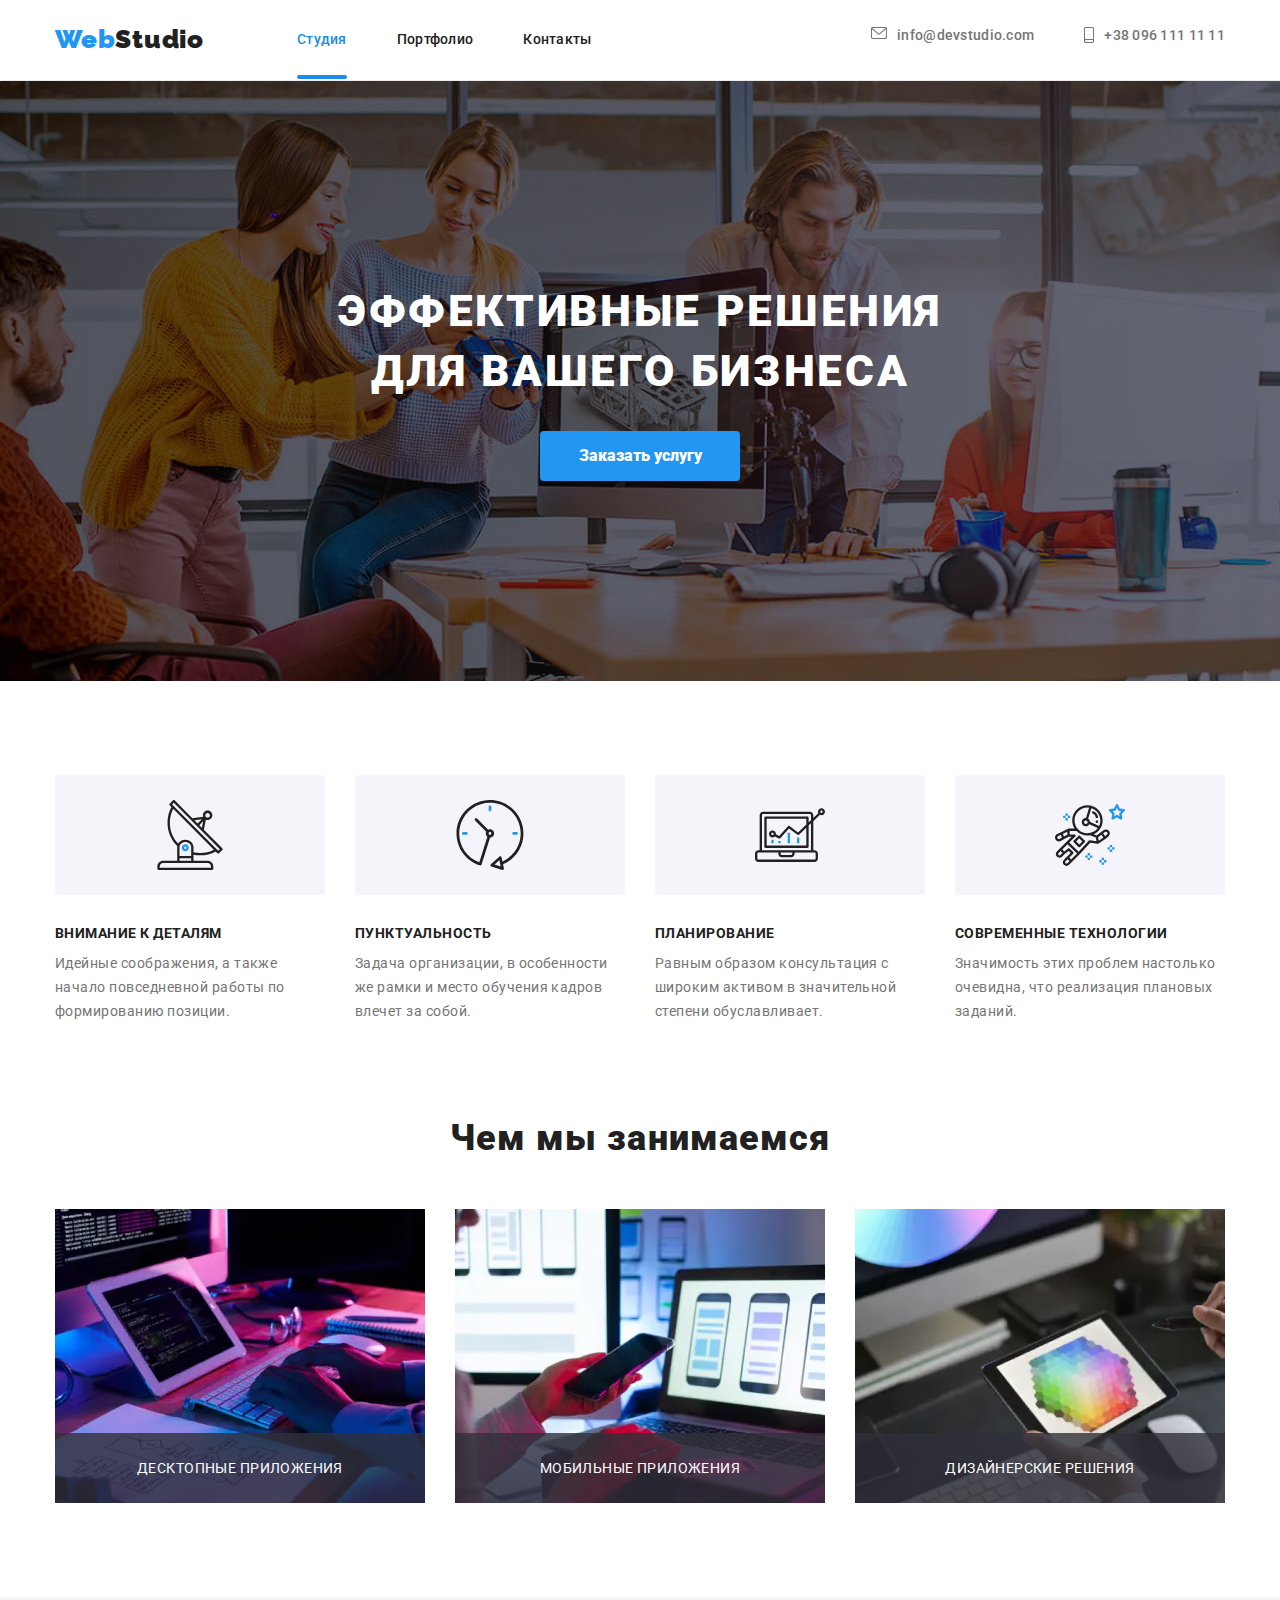
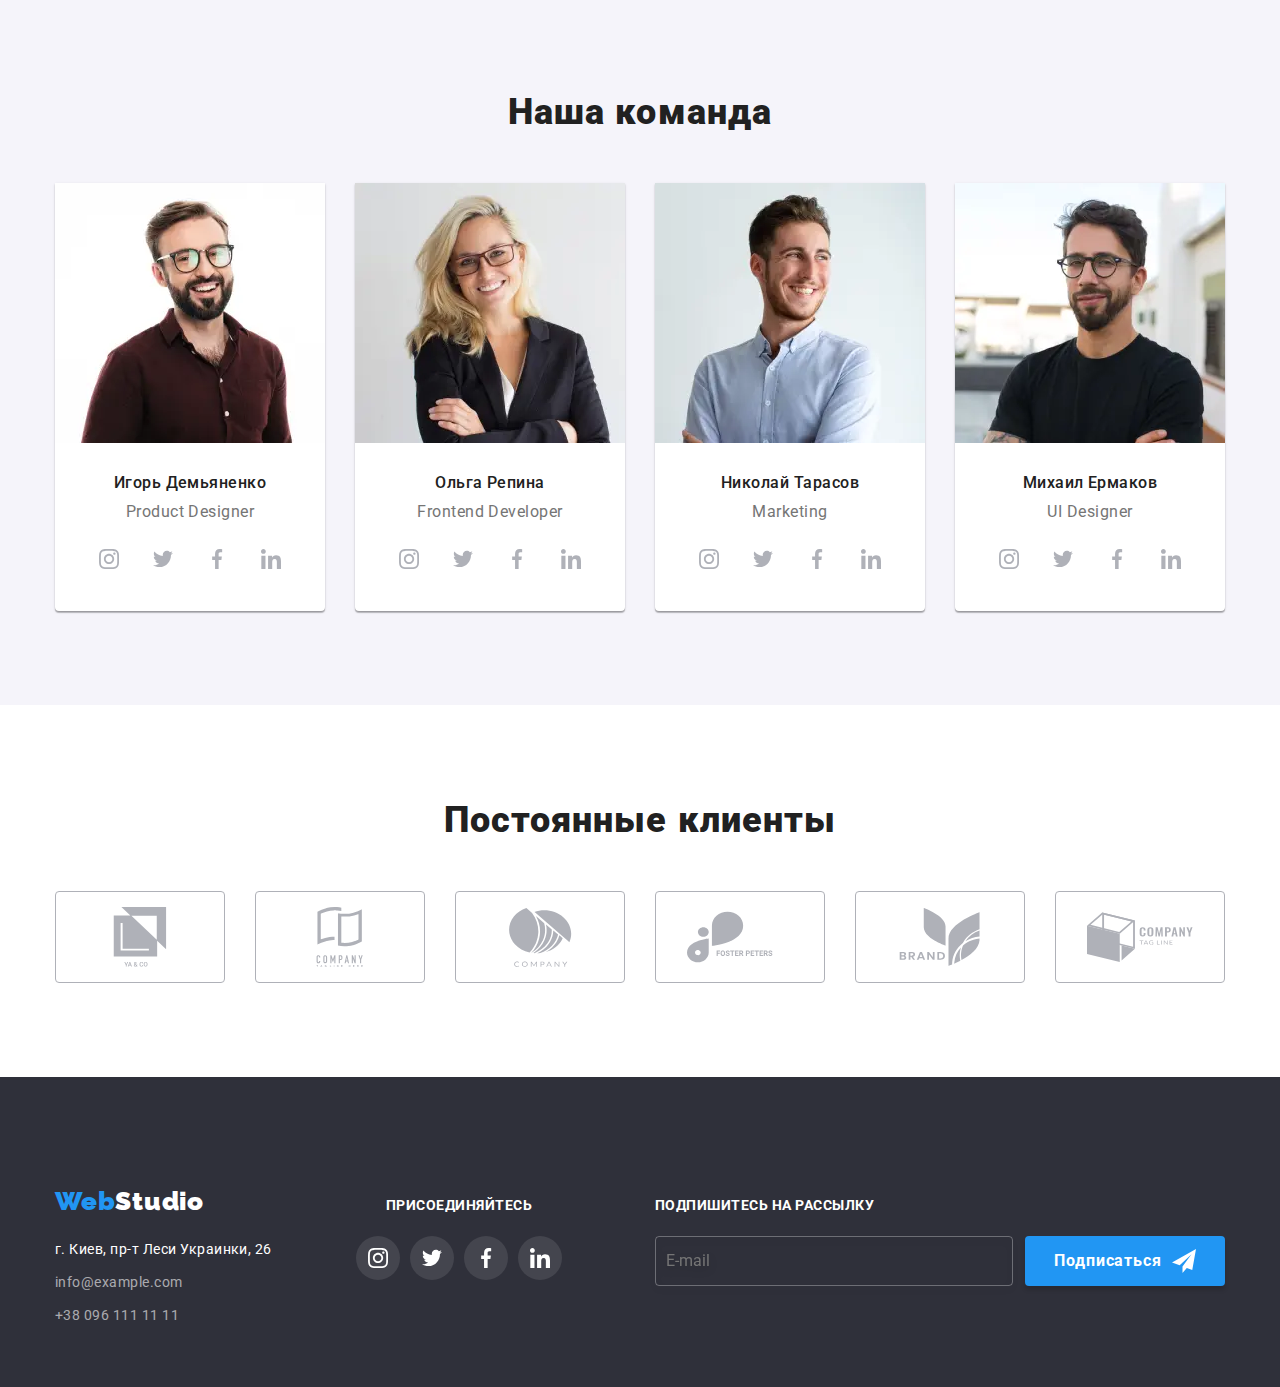
<file: index.html>
<!DOCTYPE html>
<html lang="ru">
  <head>
    <meta charset="utf-8" />
    <!-- ie10 and below only -->
    <meta http-equiv="x-ua-compatible" content="ie=edge" />
    <meta name="viewport" content="width=device-width, initial-scale=1.0" />
    <title>Web Studio</title>

    <!-- google-Font -->
    <link rel="preconnect" href="https://fonts.googleapis.com" />
    <link rel="preconnect" href="https://fonts.gstatic.com" crossorigin />
    <link
      href="https://fonts.googleapis.com/css2?family=Raleway:wght@700&family=Roboto:wght@400;500;700;900&display=swap"
      rel="stylesheet"
    />

    <!-- CSS -->
    <link
      rel="stylesheet"
      href="https://cdnjs.cloudflare.com/ajax/libs/modern-normalize/1.1.0/modern-normalize.min.css"
    />
    <link rel="stylesheet" href="./css/main.min.css" />
  </head>
  <body>
    <!--#region header #-->
    <header class="header">
      <div class="container header__container">
        <!--#region header-logo #-->
        <a href="./index.html" class="logo header__logo-link"> Web<span class="header__logo-black">Studio</span> </a>
        <!--#endregion #-->

        <!--#region mobile-menu #-->
        <!-- mob-btn -->
        <button class="mob-menu-btn" data-menu-btn-open>
          <svg class="mob-menu-btn__icon" aria-label="Кнопка мобильного окна" width="40" height="40">
            <use class="mob-menu--open" href="./images/symbol-defs.svg#icon-mobile-menu_24px"></use>
          </svg>
        </button>
        <!-- mob-menu -->
          <div class="menu-box" data-menu-wnd>
            <!--#region btn-close #-->
            <button class="menu-box__btn" type="button" data-menu-btn-close>
              <svg class="menu-box__icon">
                <use class="mob-menu--close" href="./images/symbol-defs.svg#icon-close-mobile-menu_24px"></use>
              </svg>
            </button>
            <!--#endregion #-->

            <!--#region site-nav #-->
            <nav>
              <ul class="site-nav">
                <li class="site-nav__item">
                  <a href="./index.html" class="site-nav__link site-nav__link--current-page"> Студия</a>
                </li>
                <li class="site-nav__item">
                  <a href="./portfolio.html" class="site-nav__link"> Портфолио</a>
                </li>
                <li class="site-nav__item">
                  <a href="#" class="site-nav__link"> Контакты</a>
                </li>
              </ul>
            </nav>
            <!--#endregion #-->
            <div>
            <!--#region contacts #-->
            <ul class="contacts">
              <li class="contacts__item">
                <a href="mailto:info@devstudio.com" class="contacts__link contacts__link--mob">
                  <svg class="contacts__icon" width="16" height="12">
                    <use href="./images/symbol-defs.svg#icon-envelope"></use>
                  </svg>info@devstudio.com
                </a>
              </li>
              <li class="contacts__item">
                <a href="tel:+380961111111" class="contacts__link">
                  <svg class="contacts__icon" width="10" height="16">
                    <use href="./images/symbol-defs.svg#icon-smartphone"></use>
                  </svg>+38 096 111 11 11
                </a>
              </li>
            </ul>
            <!--#endregion #-->
            
            <!--#region social-mob #-->
            <ul class="social-mob">
              <li class="social-mob__item">
                <a href="https://www.instagram.com/" class="social-mob__link">Instagram</a>
              </li>
              <li class="social-mob__item">
                <a href="https://www.twitter.com/" class="social-mob__link">Twitter</a>
              </li>
              <li class="social-mob__item">
                <a href="https://www.facebook.com/" class="social-mob__link">Facebook</a>
              </li>
              <li class="social-mob__item">
                <a href="https://www.linkedin.com/" class="social-mob__link">Linkedin</a>
              </li>
            </ul>
            <!--#endregion #-->
            </div>
            <!--#endregion #-->
            </div>
          </div>

    </header>
    <!--#endregion #-->

    <!--#region hero #-->
    <section class="hero">
      <div class="hero__container">
        <h1 class="hero__title">Эффективные решения для вашего бизнеса</h1>
        <button type="button" class="hero__btn" data-modal-open>Заказать услугу</button>
      </div>
    </section>
    <!-- #endregion -->
    
    <!--#region peculiarity #-->
    <section class="section">
      <div class="container">
        <h2 class="visually-hidden">Наши преимущества</h2>
        <ul class="peculiarity">
          <li class="peculiarity__item">
            <div class="peculiarity__box">
              <svg width="70" height="70">
                <use href="./images/symbol-defs.svg#icon-antenna1"></use>
              </svg>
            </div>
            <h3 class="peculiarity__title">Внимание к деталям</h3>
            <p class="peculiarity__text">
              Идейные соображения, а также начало повседневной работы по формированию позиции.
            </p>
          </li>
          <li class="peculiarity__item">
            <div class="peculiarity__box">
              <svg width="70" height="70">
                <use href="./images/symbol-defs.svg#icon-clock1"></use>
              </svg>
            </div>
            <h3 class="peculiarity__title">Пунктуальность</h3>
            <p class="peculiarity__text">
              Задача организации, в особенности же рамки и место обучения кадров влечет за собой.
            </p>
          </li>
          <li class="peculiarity__item">
            <div class="peculiarity__box">
              <svg width="70" height="70">
                <use href="./images/symbol-defs.svg#icon-diagram1"></use>
              </svg>
            </div>
            <div>
              <h3 class="peculiarity__title">Планирование</h3>
              <p class="peculiarity__text">
                Равным образом консультация с широким активом в значительной степени обуславливает.
              </p>
            </div>
          </li>
          <li class="peculiarity__item">
            <div class="peculiarity__box">
              <svg width="70" height="70">
                <use href="./images/symbol-defs.svg#icon-astronaut1"></use>
              </svg>
            </div>
            <h3 class="peculiarity__title">Современные технологии</h3>
            <p class="peculiarity__text">
              Значимость этих проблем настолько очевидна, что реализация плановых заданий.
            </p>
          </li>
        </ul>
      </div>
    </section>
    <!-- #endregion -->
    
    <!--#region what-todo #-->
    <section class="section section--no-pad section--mob-tab">
      <div class="container">
        <h2 class="title">Чем мы занимаемся</h2>
        <ul class="what-todo">
          <li class="what-todo__item">
          <picture>
            <!--#region desktop #-->
            <source media="(min-width: 1200px)" srcset="
                ./images/proj/occ-1-desktop.webp 1x,
                ./images/proj/occ-1-desktop@2x.webp 2x
              " type="image/webp" />
            <source media="(min-width: 1200px)" srcset="
                ./images/proj/occ-1-desktop.jpg 1x,
                ./images/proj/occ-1-desktop@2x.jpg 2x
              " />
            <!--#endregion #-->
            <img class="what-todo_img" src="#" alt="Фото разаботки проекта" />
          </picture>
            <div class="what-todo__overlay">Десктопные приложения</div>
          </li>
          <li class="what-todo__item">
            <picture>
            <!--#region desktop #-->
            <source media="(min-width: 1200px)" srcset="
                            ./images/proj/occ-2-desktop.webp 1x,
                            ./images/proj/occ-2-desktop@2x.webp 2x
                          " type="image/webp" />
            <source media="(min-width: 1200px)" srcset="
                            ./images/proj/occ-2-desktop.jpg 1x,
                            ./images/proj/occ-2-desktop@2x.jpg 2x
                          " />
            <!--#endregion #-->
            <img class="what-todo_img" src="#" alt="Фото адаптации проекта к мобильным устройствам" />
            </picture>
            <div class="what-todo__overlay">Мобильные приложения</div>
          </li>
          <li class="what-todo__item">
          <picture>
            <!--#region desktop #-->
            <source media="(min-width: 1200px)" srcset="
                          ./images/proj/occ-3-desktop.webp 1x,
                          ./images/proj/occ-3-desktop@2x.webp 2x
                        " type="image/webp" />
            <source media="(min-width: 1200px)" srcset="
                          ./images/proj/occ-3-desktop.jpg 1x,
                          ./images/proj/occ-3-desktop@2x.jpg 2x
                        " />
            <!--#endregion #-->
            <img class="what-todo_img" src="#" alt="Фото подбора цветовой палитры проекта" />
          </picture>
            <div class="what-todo__overlay">Дизайнерские решения</div>
          </li>
        </ul>
      </div>
    </section>
    <!-- #endregion -->

    <!--#region team -->
    <section class="section section--team-bg">
      <div class="container">
        <h2 class="title">Наша команда</h2>
        <ul class="team">
          <li class="team__item">
            <picture>
              <!--#region desktop #-->
              <source media="(min-width: 1200px)" srcset="
                ./images/team/team-1-desktop.webp 1x,
                ./images/team/team-1-desktop@2x.webp 2x" type="image/webp" />
              <source media="(min-width: 1200px)" srcset="
                ./images/team/team-1-desktop.jpg 1x,
                ./images/team/team-1-desktop@2x.jpg 2x
              " />
              <!--#endregion #-->

              <!--#region tablet #-->
              <source media="(min-width: 768px)" srcset="
                ./images/team/team-1-tablet.webp 1x,
                ./images/team/team-1-tablet@2x.webp 2x
                              " type="image/webp" />
              <source media="(min-width: 768px)" srcset="
                ./images/team/team-1-tablet.jpg 1x,
                ./images/team/team-1-tablet@2x.jpg 2x
              " />
              <!--#endregion #-->

              <!--#region mobile #-->
              <source media="(max-width: 767px)" srcset="
                ./images/team/team-1-mob.webp 1x,
                ./images/team/team-1-mob@2x.webp 2x
                              " type="image/webp" />
              <source media="(max-width: 767px)" srcset="
                ./images/team/team-1-mob.jpg 1x,
                ./images/team/team-1-mob@2x.jpg 2x
              " />
              <!--#endregion #-->
              <img class="team-img" src="#" alt="Фото Игорь Демьяненко" />
            </picture>
            <div class="team__box">
              <h3 class="team__title">Игорь Демьяненко</h3>
              <p class="team__text">Product Designer</p>
              <ul class="social">
                <li class="social__item">
                  <a href="https://www.instagram.com/" class="social__link social__link--team">
                    <svg class="social__icon" width="20" height="20">
                      <use href="./images/symbol-defs.svg#icon-instagram1"></use>
                    </svg>
                  </a>
                </li>
                <li class="social__item">
                  <a href="https://twitter.com/" class="social__link social__link--team">
                    <svg class="social__icon" width="20" height="20">
                      <use href="./images/symbol-defs.svg#icon-twitter1"></use>
                    </svg>
                  </a>
                </li>
                <li class="social__item">
                  <a href="https://www.facebook.com/" class="social__link social__link--team">
                    <svg class="social__icon" width="20" height="20">
                      <use href="./images/symbol-defs.svg#icon-facebook1"></use>
                    </svg>
                  </a>
                </li>
                <li class="social__item">
                  <a href="https://www.linkedin.com/" class="social__link social__link--team">
                    <svg class="social__icon" width="20" height="20">
                      <use href="./images/symbol-defs.svg#icon-linkedin1"></use>
                    </svg>
                  </a>
                </li>
              </ul>
            </div>
          </li>
          <li class="team__item">
            <picture>
              <!--#region desktop #-->
              <source media="(min-width: 1200px)" srcset="
                            ./images/team/team-2-desktop.webp 1x,
                            ./images/team/team-2-desktop@2x.webp 2x" type="image/webp" />
              <source media="(min-width: 1200px)" srcset="
                            ./images/team/team-2-desktop.jpg 1x,
                            ./images/team/team-2-desktop@2x.jpg 2x
                          " />
              <!--#endregion #-->
            
              <!--#region tablet #-->
              <source media="(min-width: 768px)" srcset="
                            ./images/team/team-2-tablet.webp 1x,
                            ./images/team/team-2-tablet@2x.webp 2x
                                          " type="image/webp" />
              <source media="(min-width: 768px)" srcset="
                            ./images/team/team-2-tablet.jpg 1x,
                            ./images/team/team-2-tablet@2x.jpg 2x
                          " />
              <!--#endregion #-->
            
              <!--#region mobile #-->
              <source media="(max-width: 767px)" srcset="
                            ./images/team/team-2-mob.webp 1x,
                            ./images/team/team-2-mob@2x.webp 2x
                                          " type="image/webp" />
              <source media="(max-width: 767px)" srcset="
                            ./images/team/team-2-mob.jpg 1x,
                            ./images/team/team-2-mob@2x.jpg 2x
                          " />
              <!--#endregion #-->
              <img class="team-img" src="#" alt="Фото Ольга Репина" />
            </picture>
            <div class="team__box">
              <h3 class="team__title">Ольга Репина</h3>
              <p class="team__text">Frontend Developer</p>
              <ul class="social">
                <li class="social__item">
                  <a href="https://www.instagram.com/" class="social__link social__link--team">
                    <svg class="social__icon" width="20" height="20">
                      <use href="./images/symbol-defs.svg#icon-instagram1"></use>
                    </svg>
                  </a>
                </li>
                <li class="social__item">
                  <a href="https://twitter.com/" class="social__link social__link--team">
                    <svg class="social__icon" width="20" height="20">
                      <use href="./images/symbol-defs.svg#icon-twitter1"></use>
                    </svg>
                  </a>
                </li>
                <li class="social__item">
                  <a href="https://www.facebook.com/" class="social__link social__link--team">
                    <svg class="social__icon" width="20" height="20">
                      <use href="./images/symbol-defs.svg#icon-facebook1"></use>
                    </svg>
                  </a>
                </li>
                <li class="social__item">
                  <a href="https://www.linkedin.com/" class="social__link social__link--team">
                    <svg class="social__icon" width="20" height="20">
                      <use href="./images/symbol-defs.svg#icon-linkedin1"></use>
                    </svg>
                  </a>
                </li>
              </ul>
            </div>
          </li>
          <li class="team__item">
            <picture>
              <!--#region desktop #-->
              <source media="(min-width: 1200px)" srcset="
                            ./images/team/team-3-desktop.webp 1x,
                            ./images/team/team-3-desktop@2x.webp 2x" type="image/webp" />
              <source media="(min-width: 1200px)" srcset="
                            ./images/team/team-3-desktop.jpg 1x,
                            ./images/team/team-3-desktop@2x.jpg 2x
                          " />
              <!--#endregion #-->
            
              <!--#region tablet #-->
              <source media="(min-width: 768px)" srcset="
                            ./images/team/team-3-tablet.webp 1x,
                            ./images/team/team-3-tablet@2x.webp 2x
                                          " type="image/webp" />
              <source media="(min-width: 768px)" srcset="
                            ./images/team/team-3-tablet.jpg 1x,
                            ./images/team/team-3-tablet@2x.jpg 2x
                          " />
              <!--#endregion #-->
            
              <!--#region mobile #-->
              <source media="(max-width: 767px)" srcset="
                            ./images/team/team-3-mob.webp 1x,
                            ./images/team/team-3-mob@2x.webp 2x
                                          " type="image/webp" />
              <source media="(max-width: 767px)" srcset="
                            ./images/team/team-3-mob.jpg 1x,
                            ./images/team/team-3-mob@2x.jpg 2x
                          " />
              <!--#endregion #-->
              <img class="team-img" src="#" alt="Фото Николай Тарасов" />
            </picture>            
            <div class="team__box">
              <h3 class="team__title">Николай Тарасов</h3>
              <p class="team__text">Marketing</p>
              <ul class="social">
                <li class="social__item">
                  <a href="https://www.instagram.com/" class="social__link social__link--team">
                    <svg class="social__icon" width="20" height="20">
                      <use href="./images/symbol-defs.svg#icon-instagram1"></use>
                    </svg>
                  </a>
                </li>
                <li class="social__item">
                  <a href="https://twitter.com/" class="social__link social__link--team">
                    <svg class="social__icon" width="20" height="20">
                      <use href="./images/symbol-defs.svg#icon-twitter1"></use>
                    </svg>
                  </a>
                </li>
                <li class="social__item">
                  <a href="https://www.facebook.com/" class="social__link social__link--team">
                    <svg class="social__icon" width="20" height="20">
                      <use href="./images/symbol-defs.svg#icon-facebook1"></use>
                    </svg>
                  </a>
                </li>
                <li class="social__item">
                  <a href="https://www.linkedin.com/" class="social__link social__link--team">
                    <svg class="social__icon" width="20" height="20">
                      <use href="./images/symbol-defs.svg#icon-linkedin1"></use>
                    </svg>
                  </a>
                </li>
              </ul>
            </div>
          </li>
          <li class="team__item">
            <picture>
              <!--#region desktop #-->
              <source media="(min-width: 1200px)" srcset="
                            ./images/team/team-4-desktop.webp 1x,
                            ./images/team/team-4-desktop@2x.webp 2x" type="image/webp" />
              <source media="(min-width: 1200px)" srcset="
                            ./images/team/team-4-desktop.jpg 1x,
                            ./images/team/team-4-desktop@2x.jpg 2x
                          " />
              <!--#endregion #-->
            
              <!--#region tablet #-->
              <source media="(min-width: 768px)" srcset="
                            ./images/team/team-4-tablet.webp 1x,
                            ./images/team/team-4-tablet@2x.webp 2x
                                          " type="image/webp" />
              <source media="(min-width: 768px)" srcset="
                            ./images/team/team-4-tablet.jpg 1x,
                            ./images/team/team-4-tablet@2x.jpg 2x
                          " />
              <!--#endregion #-->
            
              <!--#region mobile #-->
              <source media="(max-width: 767px)" srcset="
                            ./images/team/team-4-mob.webp 1x,
                            ./images/team/team-4-mob@2x.webp 2x
                                          " type="image/webp" />
              <source media="(max-width: 767px)" srcset="
                            ./images/team/team-4-mob.jpg 1x,
                            ./images/team/team-4-mob@2x.jpg 2x
                          " />
              <!--#endregion #-->
              <img class="team-img" src="#" alt="Фото Михаил Ермаков" />
            </picture>
            <div class="team__box">
              <h3 class="team__title">Михаил Ермаков</h3>
              <p class="team__text">UI Designer</p>
              <ul class="social">
                <li class="social__item">
                  <a href="https://www.instagram.com/" class="social__link social__link--team">
                    <svg class="social__icon" width="20" height="20">
                      <use href="./images/symbol-defs.svg#icon-instagram1"></use>
                    </svg>
                  </a>
                </li>
                <li class="social__item">
                  <a href="https://twitter.com/" class="social__link social__link--team">
                    <svg class="social__icon" width="20" height="20">
                      <use href="./images/symbol-defs.svg#icon-twitter1"></use>
                    </svg>
                  </a>
                </li>
                <li class="social__item">
                  <a href="https://www.facebook.com/" class="social__link social__link--team">
                    <svg class="social__icon" width="20" height="20">
                      <use href="./images/symbol-defs.svg#icon-facebook1"></use>
                    </svg>
                  </a>
                </li>
                <li class="social__item">
                  <a href="https://www.linkedin.com/" class="social__link social__link--team">
                    <svg class="social__icon" width="20" height="20">
                      <use href="./images/symbol-defs.svg#icon-linkedin1"></use>
                    </svg>
                  </a>
                </li>
              </ul>
            </div>
          </li>
        </ul>
      </div>
    </section>
    <!-- #endregion -->

    <!--#region clients -->
    <section class="section">
      <div class="container">
        <h2 class="title">Постоянные клиенты</h2>
        <ul class="clients">
          <li class="clients__item">
            <a href="" class="clients__link">
              <svg class="clients__icon" width="106" height="60">
                <use href="./images/symbol-defs.svg#icon-client1"></use>
              </svg>
            </a>
          </li>
          <li class="clients__item">
            <a href="" class="clients__link">
              <svg class="clients__icon" width="106" height="60">
                <use href="./images/symbol-defs.svg#icon-client2"></use>
              </svg>
            </a>
          </li>
          <li class="clients__item">
            <a href="" class="clients__link">
              <svg class="clients__icon" width="106" height="60">
                <use href="./images/symbol-defs.svg#icon-client3"></use>
              </svg>
            </a>
          </li>
          <li class="clients__item">
            <a href="" class="clients__link">
              <svg class="clients__icon" width="106" height="60">
                <use href="./images/symbol-defs.svg#icon-client4"></use>
              </svg>
            </a>
          </li>
          <li class="clients__item">
            <a href="" class="clients__link">
              <svg class="clients__icon" width="106" height="60">
                <use href="./images/symbol-defs.svg#icon-client5"></use>
              </svg>
            </a>
          </li>
          <li class="clients__item">
            <a href="" class="clients__link with-border">
              <svg class="clients__icon" width="106" height="60">
                <use href="./images/symbol-defs.svg#icon-client6"></use>
              </svg>
            </a>
          </li>
        </ul>
      </div>
    </section>
    <!-- #endregion -->

    <!--#region footer #-->
    <footer class="footer">
      <div class="container footer__container">
        <!--#region footer-contacts #-->
        <div class="footer-contacts">
          <!--#region footer-box #-->
          <div class="footer-box">
            <!--#region footer-logo #-->
            <a href="./index.html" class="logo footer-logo"> Web<span class="footer-logo--white">Studio</span> </a>
            <!--#endregion #-->

            <!--#region footer-contacts #-->
            <address class="address">
              <ul class="address__list">
                <li class="address__item">
                  <a
                    href="https://goo.gl/maps/doZ5ESJiCeNLyXiL8"
                    target="_blank"
                    rel="noopener
                      noreferrer"
                    class="address__link--address"
                  >
                    г. Киев, пр-т Леси Украинки, 26
                  </a>
                </li>
                <li class="address__item">
                  <a href="mailto:info@example.com" class="address__link--email"> info@example.com </a>
                </li>
                <li class="address__item">
                  <a href="tel:+380961111111" class="address__link--tel"> +38 096 111 11 11 </a>
                </li>
              </ul>
            </address>
            <!--#endregion #-->
          </div>
          <!--#endregion #-->

          <!--#region footer-social #-->
          <div class="footer-social">
            <p class="footer-social__title">Присоединяйтесь</p>
            <ul class="social">
              <li class="social__item">
                <a href="https://www.instagram.com/" class="social__link social__link--footer">
                  <svg class="social__icon" width="20" height="20">
                    <use href="./images/symbol-defs.svg#icon-instagram1"></use>
                  </svg>
                </a>
              </li>
              <li class="social__item">
                <a href="https://twitter.com/" class="social__link social__link--footer">
                  <svg class="social__icon" width="20" height="20">
                    <use href="./images/symbol-defs.svg#icon-twitter1"></use>
                  </svg>
                </a>
              </li>
              <li class="social__item">
                <a href="https://www.facebook.com/" class="social__link social__link--footer">
                  <svg class="social__icon" width="20" height="20">
                    <use href="./images/symbol-defs.svg#icon-facebook1"></use>
                  </svg>
                </a>
              </li>
              <li class="social__item">
                <a href="https://www.linkedin.com/" class="social__link social__link--footer">
                  <svg class="social__icon" width="20" height="20">
                    <use href="./images/symbol-defs.svg#icon-linkedin1"></use>
                  </svg>
                </a>
              </li>
            </ul>
          </div>
          <!--#endregion #-->
        </div>
        <!--#endregion #-->

        <!--#region footer-inform #-->
        <div class="footer-inform">
          <p class="footer-inform__title">Подпишитесь на рассылку</p>
          <form class="footer-form">
            <label>
              <input class="footer-form__input" type="text" name="footer-form-email" placeholder="E-mail" />
            </label>
            <button class="footer-form__btn" type="submit">
              Подписаться
              <svg class="footer-form__icon" width="24" height="24">
                <use href="./images/symbol-defs.svg#icon-send"></use>
              </svg>
            </button>
          </form>
        </div>
        <!--#endregion #-->
      </div>
    </footer>
    <!--#endregion #-->
    
    <!--#region modal-order #-->
    <div class="backdrop is-hidden" data-modal>
      <div class="modal">
        <button class="modal__btn" type="button" data-modal-close>
          <svg class="modal__icon">
            <use href="./images/symbol-defs.svg#icon-close-black-18dp"></use>
          </svg>
        </button>
        <!-- form -->
        <form class="form-order" autocomplete="on">
          <!-- form name -->
          <p class="form-order__title">Оставьте свои данные, мы вам перезвоним</p>
          <!-- name -->
          <label class="form-order__label">
            Имя
            <span class="input-cover">
              <input class="form-order__input" type="text" name="form-order-name" />
              <svg class="form-order__icon">
                <use href="./images/symbol-defs.svg#icon-person"></use>
              </svg>
            </span>
          </label>
    
          <!-- telephone -->
          <label class="form-order__label">
            Телефон
            <span class="input-cover">
              <input class="form-order__input" type="tel" name="form-order-tel" />
              <svg class="form-order__icon">
                <use href="./images/symbol-defs.svg#icon-phone"></use>
              </svg>
            </span>
          </label>
    
          <!-- email -->
          <label class="form-order__label">
            Почта
            <span class="input-cover">
              <input class="form-order__input" type="email" name="form-order-email" />
              <svg class="form-order__icon">
                <use href="./images/symbol-defs.svg#icon-email"></use>
              </svg>
            </span>
          </label>
    
          <!-- comment -->
          <label class="form-order__label">
            Комментарий
            <textarea class="form-order__textarea" placeholder="Введите текст"></textarea>
          </label>
    
          <!-- agree -->
          <label class="form-order__label-chbx">
            <input class="form-order__input-chbx visually-hidden" type="checkbox" />
            <span class="form-order__icon-chbx"></span>
            <span class="form-order__text">Соглашаюсь с рассылкой и принимаю <a class="form-order__link-agree" href="">Условия договора</a></span>
          </label>
    
          <!-- submit-button -->
          <button class="form-order__btn" type="submit">Отправить</button>
        </form>
      </div>
    </div>
    <!--#endregion #-->
    
    <script src="./js/modal.js"></script>
    <script src="./js/mobile-menu.js"></script>
  </body>
</html>
</file>
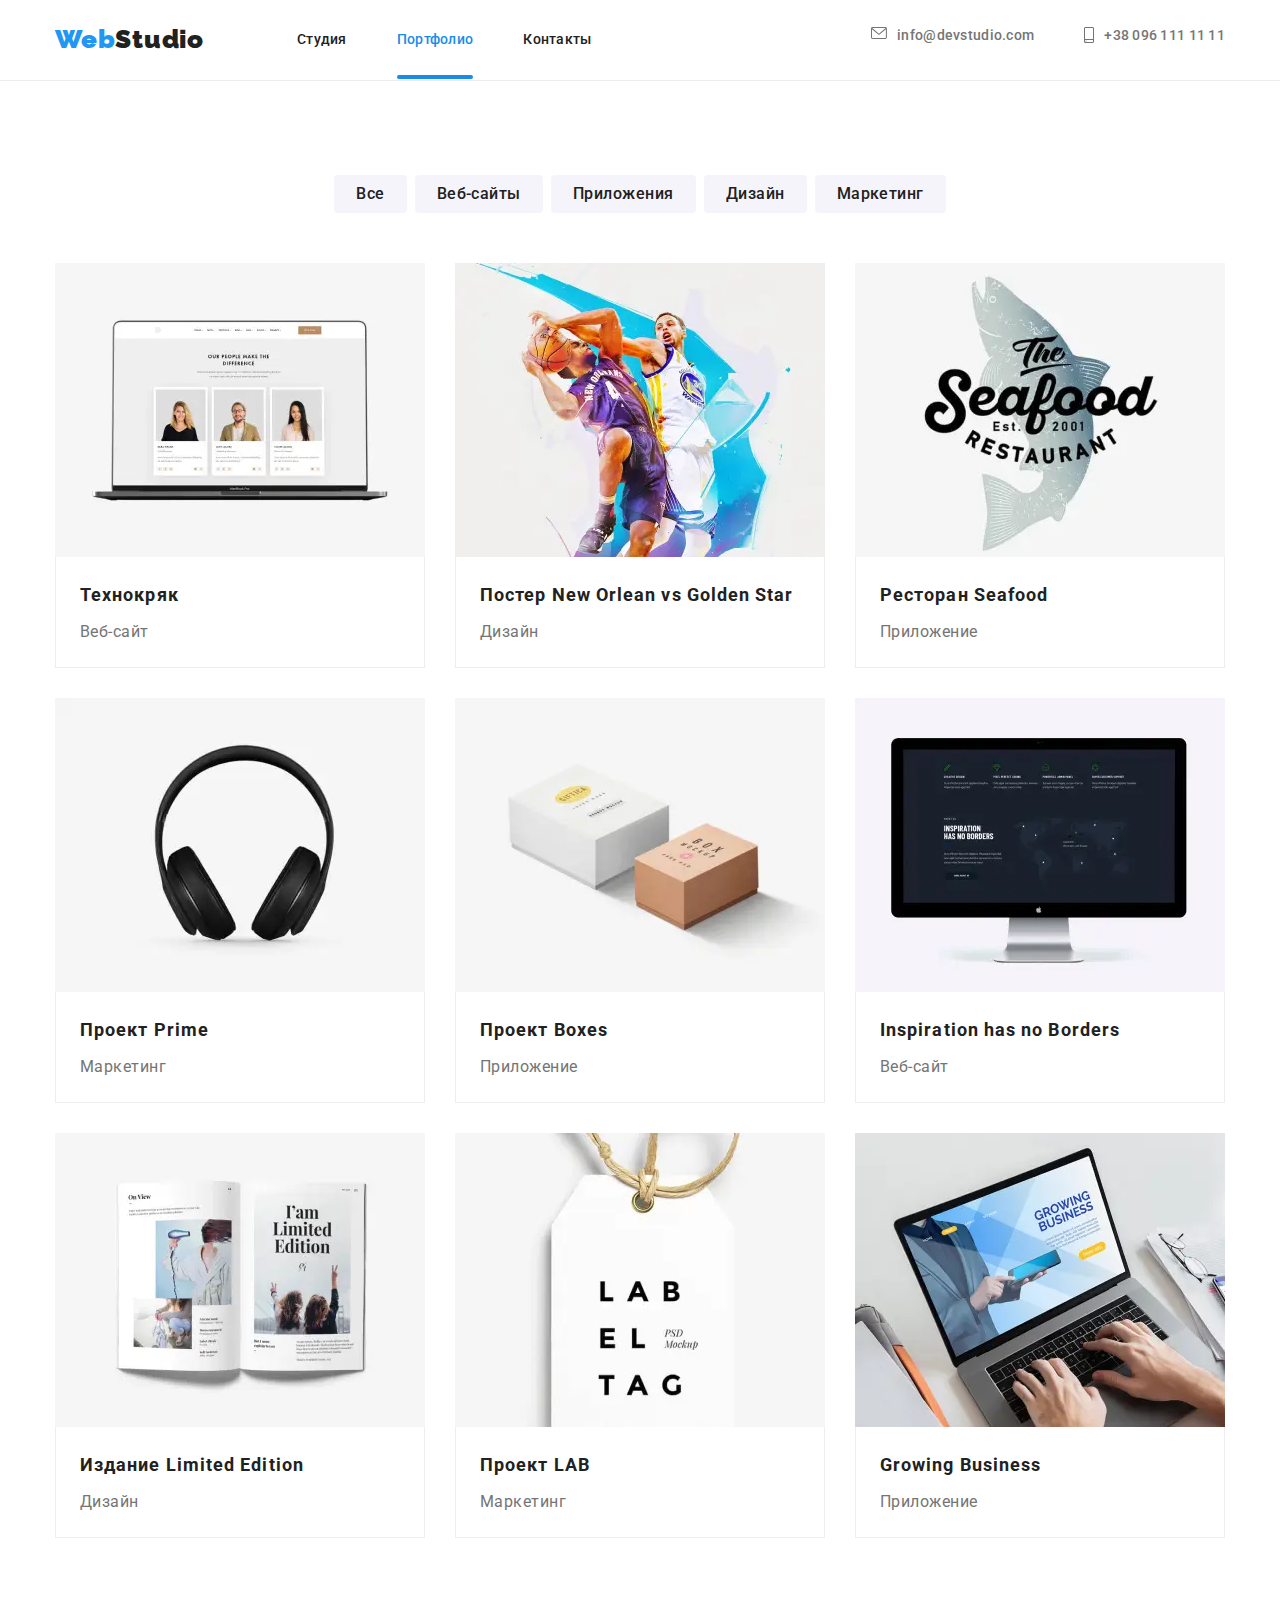
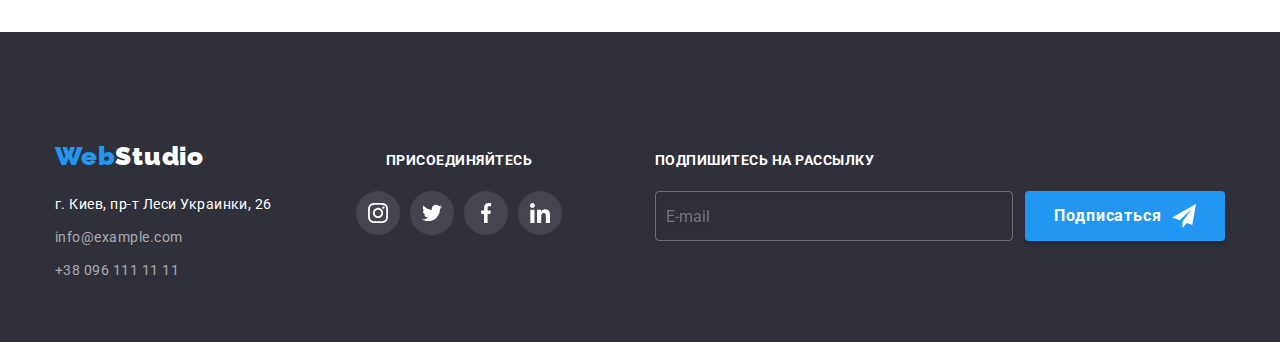
<file: portfolio.html>
<!DOCTYPE html>
<html lang="ru">
  <head>
    <meta charset="utf-8" />
    <!-- ie10 and below only -->
    <meta http-equiv="x-ua-compatible" content="ie=edge" />
    <meta name="viewport" content="width=device-width, initial-scale=1.0" />
    <title>Web Studio</title>

    <!-- google-Font -->
    <link rel="preconnect" href="https://fonts.googleapis.com" />
    <link rel="preconnect" href="https://fonts.gstatic.com" crossorigin />
    <link
      href="https://fonts.googleapis.com/css2?family=Raleway:wght@700&family=Roboto:wght@400;500;700;900&display=swap"
      rel="stylesheet"
    />

    <!-- CSS -->
    <link
      rel="stylesheet"
      href="https://cdnjs.cloudflare.com/ajax/libs/modern-normalize/1.1.0/modern-normalize.min.css"
    />
    <link rel="stylesheet" href="./css/main.min.css" />
  </head>
  <body>
    <!--#region header #-->
    <header class="header">
      <div class="container header__container">
        <!--#region header-logo #-->
        <a href="./index.html" class="logo header__logo-link"> Web<span class="header__logo-black">Studio</span> </a>
        <!--#endregion #-->

        <!--#region mobile-menu #-->
        <!-- mob-btn -->
        <button class="mob-menu-btn" data-menu-btn-open>
          <svg class="mob-menu-btn__icon" aria-label="Кнопка мобильного окна" width="40" height="40">
            <use class="mob-menu--open" href="./images/symbol-defs.svg#icon-mobile-menu_24px"></use>
          </svg>
        </button>
        <!-- mob-menu -->
        <div class="menu-box" data-menu-wnd>
          <!--#region btn-close #-->
          <button class="menu-box__btn" type="button" data-menu-btn-close>
            <svg class="menu-box__icon">
              <use class="mob-menu--close" href="./images/symbol-defs.svg#icon-close-mobile-menu_24px"></use>
            </svg>
          </button>
          <!--#region site-nav #-->
          <nav>
            <ul class="site-nav">
              <li class="site-nav__item">
                <a href="./index.html" class="site-nav__link"> Студия</a>
              </li>
              <li class="site-nav__item">
                <a href="./portfolio.html" class="site-nav__link site-nav__link--current-page"> Портфолио</a>
              </li>
              <li class="site-nav__item">
                <a href="#" class="site-nav__link"> Контакты</a>
              </li>
            </ul>
          </nav>
          <!--#endregion #-->

          <!--#region contacts #-->
          <ul class="contacts">
            <li class="contacts__item">
              <a href="mailto:info@devstudio.com" class="contacts__link contacts__link--mob">
                <svg class="contacts__icon" width="16" height="12">
                  <use href="./images/symbol-defs.svg#icon-envelope"></use>
                </svg>
                info@devstudio.com
              </a>
            </li>
            <li class="contacts__item">
              <a href="tel:+380961111111" class="contacts__link">
                <svg class="contacts__icon" width="10" height="16">
                  <use href="./images/symbol-defs.svg#icon-smartphone"></use>
                </svg>
                +38 096 111 11 11
              </a>
            </li>
          </ul>
          <!--#endregion #-->

          <!--#region social-mob #-->
          <ul class="social-mob">
            <li class="social-mob__item">
              <a href="https://www.instagram.com/" class="social-mob__link">Instagram</a>
            </li>
            <li class="social-mob__item">
              <a href="https://www.twitter.com/" class="social-mob__link">Twitter</a>
            </li>
            <li class="social-mob__item">
              <a href="https://www.facebook.com/" class="social-mob__link">Facebook</a>
            </li>
            <li class="social-mob__item">
              <a href="https://www.linkedin.com/" class="social-mob__link">Linkedin</a>
            </li>
          </ul>
          <!--#endregion #-->
        </div>
        <!--#endregion #-->
      </div>
    </header>
    <!--#endregion #-->
      <section class="section">
        <div class="container">
          <h1 class="visually-hidden">Портфолио</h1>
          <!-- #region filters #-->
          <ul class="filters">
            <li class="filters__item">
              <button type="button" class="filters__btn">Все</button>
            </li>
            <li class="filters__item">
              <button type="button" class="filters__btn">Веб-сайты</button>
            </li>
            <li class="filters__item">
              <button type="button" class="filters__btn">Приложения</button>
            </li>
            <li class="filters__item">
              <button type="button" class="filters__btn">Дизайн</button>
            </li>
            <li class="filters__item">
              <button type="button" class="filters__btn">Маркетинг</button>
            </li>
          </ul>
          <!--#endregion #-->
      
          <!--#region projects #-->
          <ul class="projects">
            <li class="projects__item">
              <a href="" class="projects__item-link">
                <div class="projects__thumb">
                  <picture>
                    <!--#region desktop #-->
                    <source media="(min-width: 1200px)" srcset="
                    ./images/portfolio/works-1-desktop.webp 1x,
                    ./images/portfolio/works-1-desktop@2x.webp 2x" type="image/webp" />
                    <source media="(min-width: 1200px)" srcset="
                    ./images/portfolio/works-1-desktop.jpg 1x,
                    ./images/portfolio/works-1-desktop@2x.jpg 2x
                    " />
                    <!--#endregion #-->

                    <!--#region tablet #-->
                    <source media="(min-width: 768px)" srcset="
                    ./images/portfolio/works-1-tablet.webp 1x,
                    ./images/portfolio/works-1-tablet@2x.webp 2x
                            " type="image/webp" />
                    <source media="(min-width: 768px)" srcset="
                    ./images/portfolio/works-1-tablet.jpg 1x,
                    ./images/portfolio/works-1-tablet@2x.jpg 2x
                    " />
                    <!--#endregion #-->

                    <!--#region mobile #-->
                    <source media="(max-width: 767px)" srcset="
                    ./images/portfolio/works-1-mob.webp 1x,
                    ./images/portfolio/works-1-mob@2x.webp 2x
                            " type="image/webp" />
                    <source media="(max-width: 767px)" srcset="
                    ./images/portfolio/works-1-mob.jpg 1x,
                    ./images/portfolio/works-1-mob@2x.jpg 2x
                    " />
                    <!--#endregion #-->
                    <img class="projects__img" src="#" alt="Фото страници с фотографиями 3-х разрабочиков" />
                  </picture>
                  <div class="projects--overlay">
                    Технокряк это современная площадка распространения коронавируса. Компании используют эту платформу
                    для цифрового шпионажа и атак на защищённые сервера конкурентов.
                  </div>
                </div>
                <div class="projects__box">
                  <h2 class="projects__title">Технокряк</h2>
                  <p class="projects__text">Веб-сайт</p>
                </div>
              </a>
            </li>
            <li class="projects__item">
              <a href="" class="projects__item-link">
                <div class="projects__thumb">
                  <picture>
                    <!--#region desktop #-->
                    <source media="(min-width: 1200px)" srcset="
                  	./images/portfolio/works-2-desktop.webp 1x,
                  	./images/portfolio/works-2-desktop@2x.webp 2x" type="image/webp" />
                    <source media="(min-width: 1200px)" srcset="
                  	./images/portfolio/works-2-desktop.jpg 1x,
                  	./images/portfolio/works-2-desktop@2x.jpg 2x
                    " />
                    <!--#endregion #-->
                  
                    <!--#region tablet #-->
                    <source media="(min-width: 768px)" srcset="
                  	./images/portfolio/works-2-tablet.webp 1x,
                  	./images/portfolio/works-2-tablet@2x.webp 2x
                  				  " type="image/webp" />
                    <source media="(min-width: 768px)" srcset="
                  	./images/portfolio/works-2-tablet.jpg 1x,
                  	./images/portfolio/works-2-tablet@2x.jpg 2x
                    " />
                    <!--#endregion #-->
                  
                    <!--#region mobile #-->
                    <source media="(max-width: 767px)" srcset="
                  	./images/portfolio/works-2-mob.webp 1x,
                  	./images/portfolio/works-2-mob@2x.webp 2x
                  				  " type="image/webp" />
                    <source media="(max-width: 767px)" srcset="
                  	./images/portfolio/works-2-mob.jpg 1x,
                  	./images/portfolio/works-2-mob@2x.jpg 2x
                    " />
                    <!--#endregion #-->
                    <img class="projects__img" src="#" alt="2-й проект: Фото страници с двумя баскетболистами в прыжке с мячом" />
                  </picture>
                    <div class="projects--overlay">
                    Lorem ipsum dolor sit amet consectetur adipisicing elit. Molestiae, omnis! Voluptates molestias
                    omnis voluptas! Magni ut sequi asperiores obcaecati adipisci?
                  </div>
                </div>
                <div class="projects__box">
                  <h2 class="projects__title">Постер New Orlean vs Golden Star</h2>
                  <p class="projects__text">Дизайн</p>
                </div>
              </a>
            </li>
            <li class="projects__item">
              <a href="" class="projects__item-link">
                <div class="projects__thumb">
                  <picture>
                    <!--#region desktop #-->
                    <source media="(min-width: 1200px)" srcset="
                  	./images/portfolio/works-3-desktop.webp 1x,
                  	./images/portfolio/works-3-desktop@2x.webp 2x" type="image/webp" />
                    <source media="(min-width: 1200px)" srcset="
                  	./images/portfolio/works-3-desktop.jpg 1x,
                  	./images/portfolio/works-3-desktop@2x.jpg 2x
                    " />
                    <!--#endregion #-->
                  
                    <!--#region tablet #-->
                    <source media="(min-width: 768px)" srcset="
                  	./images/portfolio/works-3-tablet.webp 1x,
                  	./images/portfolio/works-3-tablet@2x.webp 2x
                  				  " type="image/webp" />
                    <source media="(min-width: 768px)" srcset="
                  	./images/portfolio/works-3-tablet.jpg 1x,
                  	./images/portfolio/works-3-tablet@2x.jpg 2x
                    " />
                    <!--#endregion #-->
                  
                    <!--#region mobile #-->
                    <source media="(max-width: 767px)" srcset="
                  	./images/portfolio/works-3-mob.webp 1x,
                  	./images/portfolio/works-3-mob@2x.webp 2x
                  				  " type="image/webp" />
                    <source media="(max-width: 767px)" srcset="
                  	./images/portfolio/works-3-mob.jpg 1x,
                  	./images/portfolio/works-3-mob@2x.jpg 2x
                    " />
                    <!--#endregion #-->
                    <img class="projects__img" src="#" alt="3-й проект: Фото страници с логотипом ресторана" />
                  </picture>
                    <div class="projects--overlay">
                    Lorem ipsum dolor sit amet consectetur adipisicing elit. Molestiae, omnis! Voluptates molestias
                    omnis voluptas! Magni ut sequi asperiores obcaecati adipisci?
                  </div>
                </div>
                <div class="projects__box">
                  <h2 class="projects__title">Ресторан Seafood</h2>
                  <p class="projects__text">Приложение</p>
                </div>
              </a>
            </li>
            <li class="projects__item">
              <a href="" class="projects__item-link">
                <div class="projects__thumb">
                  <picture>
                    <!--#region desktop #-->
                    <source media="(min-width: 1200px)" srcset="
                  	./images/portfolio/works-4-desktop.webp 1x,
                  	./images/portfolio/works-4-desktop@2x.webp 2x" type="image/webp" />
                    <source media="(min-width: 1200px)" srcset="
                  	./images/portfolio/works-4-desktop.jpg 1x,
                  	./images/portfolio/works-4-desktop@2x.jpg 2x
                    " />
                    <!--#endregion #-->
                  
                    <!--#region tablet #-->
                    <source media="(min-width: 768px)" srcset="
                  	./images/portfolio/works-4-tablet.webp 1x,
                  	./images/portfolio/works-4-tablet@2x.webp 2x
                  				  " type="image/webp" />
                    <source media="(min-width: 768px)" srcset="
                  	./images/portfolio/works-4-tablet.jpg 1x,
                  	./images/portfolio/works-4-tablet@2x.jpg 2x
                    " />
                    <!--#endregion #-->
                  
                    <!--#region mobile #-->
                    <source media="(max-width: 767px)" srcset="
                  	./images/portfolio/works-4-mob.webp 1x,
                  	./images/portfolio/works-4-mob@2x.webp 2x
                  				  " type="image/webp" />
                    <source media="(max-width: 767px)" srcset="
                  	./images/portfolio/works-4-mob.jpg 1x,
                  	./images/portfolio/works-4-mob@2x.jpg 2x
                    " />
                    <!--#endregion #-->
                    <img class="projects__img" src="#" alt="4-й проект: Фото страници с наушниками" />
                  </picture>
                  <div class="projects--overlay">
                    Lorem ipsum dolor sit amet consectetur adipisicing elit. Molestiae, omnis! Voluptates molestias
                    omnis voluptas! Magni ut sequi asperiores obcaecati adipisci?
                  </div>
                </div>
                <div class="projects__box">
                  <h2 class="projects__title">Проект Prime</h2>
                  <p class="projects__text">Маркетинг</p>
                </div>
              </a>
            </li>
            <li class="projects__item">
              <a href="" class="projects__item-link">
                <div class="projects__thumb">
                  <picture>
                    <!--#region desktop #-->
                    <source media="(min-width: 1200px)" srcset="
                  	./images/portfolio/works-5-desktop.webp 1x,
                  	./images/portfolio/works-5-desktop@2x.webp 2x" type="image/webp" />
                    <source media="(min-width: 1200px)" srcset="
                  	./images/portfolio/works-5-desktop.jpg 1x,
                  	./images/portfolio/works-5-desktop@2x.jpg 2x
                    " />
                    <!--#endregion #-->
                  
                    <!--#region tablet #-->
                    <source media="(min-width: 768px)" srcset="
                  	./images/portfolio/works-5-tablet.webp 1x,
                  	./images/portfolio/works-5-tablet@2x.webp 2x
                  				  " type="image/webp" />
                    <source media="(min-width: 768px)" srcset="
                  	./images/portfolio/works-5-tablet.jpg 1x,
                  	./images/portfolio/works-5-tablet@2x.jpg 2x
                    " />
                    <!--#endregion #-->
                  
                    <!--#region mobile #-->
                    <source media="(max-width: 767px)" srcset="
                  	./images/portfolio/works-5-mob.webp 1x,
                  	./images/portfolio/works-5-mob@2x.webp 2x
                  				  " type="image/webp" />
                    <source media="(max-width: 767px)" srcset="
                  	./images/portfolio/works-5-mob.jpg 1x,
                  	./images/portfolio/works-5-mob@2x.jpg 2x
                    " />
                    <!--#endregion #-->
                    <img class="projects__img" src="#" alt="5-й проект: Фото страници с двумя коробками разных цветом с написями" />
                  </picture>
                  <div class="projects--overlay">
                    Lorem ipsum dolor sit amet consectetur adipisicing elit. Molestiae, omnis! Voluptates molestias
                    omnis voluptas! Magni ut sequi asperiores obcaecati adipisci?
                  </div>
                </div>
                <div class="projects__box">
                  <h2 class="projects__title">Проект Boxes</h2>
                  <p class="projects__text">Приложение</p>
                </div>
              </a>
            </li>
            <li class="projects__item">
              <a href="" class="projects__item-link">
                <div class="projects__thumb">
                  <picture>
                    <!--#region desktop #-->
                    <source media="(min-width: 1200px)" srcset="
                  	./images/portfolio/works-6-desktop.webp 1x,
                  	./images/portfolio/works-6-desktop@2x.webp 2x" type="image/webp" />
                    <source media="(min-width: 1200px)" srcset="
                  	./images/portfolio/works-6-desktop.jpg 1x,
                  	./images/portfolio/works-6-desktop@2x.jpg 2x
                    " />
                    <!--#endregion #-->
                  
                    <!--#region tablet #-->
                    <source media="(min-width: 768px)" srcset="
                  	./images/portfolio/works-6-tablet.webp 1x,
                  	./images/portfolio/works-6-tablet@2x.webp 2x
                  				  " type="image/webp" />
                    <source media="(min-width: 768px)" srcset="
                  	./images/portfolio/works-6-tablet.jpg 1x,
                  	./images/portfolio/works-6-tablet@2x.jpg 2x
                    " />
                    <!--#endregion #-->
                  
                    <!--#region mobile #-->
                    <source media="(max-width: 767px)" srcset="
                  	./images/portfolio/works-6-mob.webp 1x,
                  	./images/portfolio/works-6-mob@2x.webp 2x
                  				  " type="image/webp" />
                    <source media="(max-width: 767px)" srcset="
                  	./images/portfolio/works-6-mob.jpg 1x,
                  	./images/portfolio/works-6-mob@2x.jpg 2x
                    " />
                    <!--#endregion #-->
                    <img class="projects__img" src="#" alt="6-й проект: Фото страници с изображением континентов" />
                  </picture>
                  <div class="projects--overlay">
                    Lorem ipsum dolor sit amet consectetur adipisicing elit. Molestiae, omnis! Voluptates molestias
                    omnis voluptas! Magni ut sequi asperiores obcaecati adipisci?
                  </div>
                </div>
                <div class="projects__box">
                  <h2 class="projects__title">Inspiration has no Borders</h2>
                  <p class="projects__text">Веб-сайт</p>
                </div>
              </a>
            </li>
            <li class="projects__item">
              <a href="" class="projects__item-link">
                <div class="projects__thumb">
                  <picture>
                    <!--#region desktop #-->
                    <source media="(min-width: 1200px)" srcset="
                  	./images/portfolio/works-7-desktop.webp 1x,
                  	./images/portfolio/works-7-desktop@2x.webp 2x" type="image/webp" />
                    <source media="(min-width: 1200px)" srcset="
                  	./images/portfolio/works-7-desktop.jpg 1x,
                  	./images/portfolio/works-7-desktop@2x.jpg 2x
                    " />
                    <!--#endregion #-->
                  
                    <!--#region tablet #-->
                    <source media="(min-width: 768px)" srcset="
                  	./images/portfolio/works-7-tablet.webp 1x,
                  	./images/portfolio/works-7-tablet@2x.webp 2x
                  				  " type="image/webp" />
                    <source media="(min-width: 768px)" srcset="
                  	./images/portfolio/works-7-tablet.jpg 1x,
                  	./images/portfolio/works-7-tablet@2x.jpg 2x
                    " />
                    <!--#endregion #-->
                  
                    <!--#region mobile #-->
                    <source media="(max-width: 767px)" srcset="
                  	./images/portfolio/works-7-mob.webp 1x,
                  	./images/portfolio/works-7-mob@2x.webp 2x
                  				  " type="image/webp" />
                    <source media="(max-width: 767px)" srcset="
                  	./images/portfolio/works-7-mob.jpg 1x,
                  	./images/portfolio/works-7-mob@2x.jpg 2x
                    " />
                    <!--#endregion #-->
                    <img class="projects__img" src="#"
                      alt="7-й проект: Фото страници с разворотом издания, на одной странице девушка сушит волосы, на второй слоган издания" />
                  </picture>
                  <div class="projects--overlay">
                    Lorem ipsum dolor sit amet consectetur adipisicing elit. Molestiae, omnis! Voluptates molestias
                    omnis voluptas! Magni ut sequi asperiores obcaecati adipisci?
                  </div>
                </div>
                <div class="projects__box">
                  <h2 class="projects__title">Издание Limited Edition</h2>
                  <p class="projects__text">Дизайн</p>
                </div>
              </a>
            </li>
            <li class="projects__item">
              <a href="" class="projects__item-link">
                <div class="projects__thumb">
                  <picture>
                    <!--#region desktop #-->
                    <source media="(min-width: 1200px)" srcset="
                  	./images/portfolio/works-8-desktop.webp 1x,
                  	./images/portfolio/works-8-desktop@2x.webp 2x" type="image/webp" />
                    <source media="(min-width: 1200px)" srcset="
                  	./images/portfolio/works-8-desktop.jpg 1x,
                  	./images/portfolio/works-8-desktop@2x.jpg 2x
                    " />
                    <!--#endregion #-->
                  
                    <!--#region tablet #-->
                    <source media="(min-width: 768px)" srcset="
                  	./images/portfolio/works-8-tablet.webp 1x,
                  	./images/portfolio/works-8-tablet@2x.webp 2x
                  				  " type="image/webp" />
                    <source media="(min-width: 768px)" srcset="
                  	./images/portfolio/works-8-tablet.jpg 1x,
                  	./images/portfolio/works-8-tablet@2x.jpg 2x
                    " />
                    <!--#endregion #-->
                  
                    <!--#region mobile #-->
                    <source media="(max-width: 767px)" srcset="
                  	./images/portfolio/works-8-mob.webp 1x,
                  	./images/portfolio/works-8-mob@2x.webp 2x
                  				  " type="image/webp" />
                    <source media="(max-width: 767px)" srcset="
                  	./images/portfolio/works-8-mob.jpg 1x,
                  	./images/portfolio/works-8-mob@2x.jpg 2x
                    " />
                    <!--#endregion #-->
                    <img class="projects__img" src="#" alt="8-й проект: Фото бирки с названием проекта" />
                  </picture>
                  <div class="projects--overlay">
                    Lorem ipsum dolor sit amet consectetur adipisicing elit. Molestiae, omnis! Voluptates molestias
                    omnis voluptas! Magni ut sequi asperiores obcaecati adipisci?
                  </div>
                </div>
                <div class="projects__box">
                  <h2 class="projects__title">Проект LAB</h2>
                  <p class="projects__text">Маркетинг</p>
                </div>
              </a>
            </li>
            <li class="projects__item">
              <a href="" class="projects__item-link">
                <div class="projects__thumb">
                  <picture>
                    <!--#region desktop #-->
                    <source media="(min-width: 1200px)" srcset="
                  	./images/portfolio/works-9-desktop.webp 1x,
                  	./images/portfolio/works-9-desktop@2x.webp 2x" type="image/webp" />
                    <source media="(min-width: 1200px)" srcset="
                  	./images/portfolio/works-9-desktop.jpg 1x,
                  	./images/portfolio/works-9-desktop@2x.jpg 2x
                    " />
                    <!--#endregion #-->
                  
                    <!--#region tablet #-->
                    <source media="(min-width: 768px)" srcset="
                  	./images/portfolio/works-9-tablet.webp 1x,
                  	./images/portfolio/works-9-tablet@2x.webp 2x
                  				  " type="image/webp" />
                    <source media="(min-width: 768px)" srcset="
                  	./images/portfolio/works-9-tablet.jpg 1x,
                  	./images/portfolio/works-9-tablet@2x.jpg 2x
                    " />
                    <!--#endregion #-->
                  
                    <!--#region mobile #-->
                    <source media="(max-width: 767px)" srcset="
                  	./images/portfolio/works-9-mob.webp 1x,
                  	./images/portfolio/works-9-mob@2x.webp 2x
                  				  " type="image/webp" />
                    <source media="(max-width: 767px)" srcset="
                  	./images/portfolio/works-9-mob.jpg 1x,
                  	./images/portfolio/works-9-mob@2x.jpg 2x
                    " />
                    <!--#endregion #-->
                    <img class="projects__img" src="#" alt="9-й проект: Фото бирки с изображением ноутбука с названием приложения" />
                  </picture>
                  <div class="projects--overlay">
                    Lorem ipsum dolor sit amet consectetur adipisicing elit. Molestiae, omnis! Voluptates molestias
                    omnis voluptas! Magni ut sequi asperiores obcaecati adipisci?
                  </div>
                </div>
                <div class="projects__box">
                  <h2 class="projects__title">Growing Business</h2>
                  <p class="projects__text">Приложение</p>
                </div>
              </a>
            </li>
          </ul>
          <!--#endregion #-->
        </div>
      </section>
    <!--#region footer #-->
    <footer class="footer">
      <div class="container footer__container">
        <!--#region footer-contacts #-->
        <div class="footer-contacts">
          <!--#region footer-box #-->
          <div class="footer-box">
            <!--#region footer-logo #-->
            <a href="./index.html" class="logo footer-logo"> Web<span class="footer-logo--white">Studio</span> </a>
            <!--#endregion #-->
    
            <!--#region footer-contacts #-->
            <address class="address">
              <ul class="address__list">
                <li class="address__item">
                  <a href="https://goo.gl/maps/doZ5ESJiCeNLyXiL8" target="_blank" rel="noopener
                          noreferrer" class="address__link--address">
                    г. Киев, пр-т Леси Украинки, 26
                  </a>
                </li>
                <li class="address__item">
                  <a href="mailto:info@example.com" class="address__link--email"> info@example.com </a>
                </li>
                <li class="address__item">
                  <a href="tel:+380961111111" class="address__link--tel"> +38 096 111 11 11 </a>
                </li>
              </ul>
            </address>
            <!--#endregion #-->
          </div>
          <!--#endregion #-->
    
          <!--#region footer-social #-->
          <div class="footer-social">
            <p class="footer-social__title">Присоединяйтесь</p>
            <ul class="social">
              <li class="social__item">
                <a href="https://www.instagram.com/" class="social__link social__link--footer">
                  <svg class="social__icon" width="20" height="20">
                    <use href="./images/symbol-defs.svg#icon-instagram1"></use>
                  </svg>
                </a>
              </li>
              <li class="social__item">
                <a href="https://twitter.com/" class="social__link social__link--footer">
                  <svg class="social__icon" width="20" height="20">
                    <use href="./images/symbol-defs.svg#icon-twitter1"></use>
                  </svg>
                </a>
              </li>
              <li class="social__item">
                <a href="https://www.facebook.com/" class="social__link social__link--footer">
                  <svg class="social__icon" width="20" height="20">
                    <use href="./images/symbol-defs.svg#icon-facebook1"></use>
                  </svg>
                </a>
              </li>
              <li class="social__item">
                <a href="https://www.linkedin.com/" class="social__link social__link--footer">
                  <svg class="social__icon" width="20" height="20">
                    <use href="./images/symbol-defs.svg#icon-linkedin1"></use>
                  </svg>
                </a>
              </li>
            </ul>
          </div>
          <!--#endregion #-->
        </div>
        <!--#endregion #-->
    
        <!--#region footer-inform #-->
        <div class="footer-inform">
          <p class="footer-inform__title">Подпишитесь на рассылку</p>
          <form class="footer-form">
            <label>
              <input class="footer-form__input" type="text" name="footer-form-email" placeholder="E-mail" />
            </label>
            <button class="footer-form__btn" type="submit">
              Подписаться
              <svg class="footer-form__icon" width="24" height="24">
                <use href="./images/symbol-defs.svg#icon-send"></use>
              </svg>
            </button>
          </form>
        </div>
        <!--#endregion #-->
      </div>
    </footer>
    <!--#endregion #-->
    <script src="./js/mobile-menu.js"></script>
  </body>
</html>
</file>
<file: css/main.min.css>
:root{--first-color: #ffffff;--second-color: #212121;--third-color: #757575;--fourth-color: #2f303a;--fifth-color: rgba(255, 255, 255, 0.6);--sixth-color: #f5f4fa;--seven-color: #ececec;--logo-color-white: #ffffff;--logo-color-black: #000000;--logo-color-blue: #2196f3;--active-item-color: #188ce8;--add-order-color: #2196f3;--todo-over-bg-color: rgba(47, 48, 58, 0.8);--icon-color: #afb1b8;--icon-color-active: #2196f3;--first-font: 'Roboto', sans-serif;--second-font: 'Raleway', sans-serif;--animate-color: color 250ms cubic-bezier(0.4, 0, 0.2, 1);--animate-bck-color: background-color 250ms cubic-bezier(0.4, 0, 0.2, 1);--animate-box-shadow: box-shadow 250ms cubic-bezier(0.4, 0, 0.2, 1);--animate-border: border 250ms cubic-bezier(0.4, 0, 0.2, 1);--animate-transform: transform 250ms cubic-bezier(0.4, 0, 0.2, 1);--animate-fill: fill 250ms cubic-bezier(0.4, 0, 0.2, 1)}.visually-hidden{position:absolute;clip:rect(0 0 0 0);width:1px;height:1px;margin:-1px}h1,h2,h3,p{margin:0}ul{margin:0;padding:0;list-style:none}body{font-family:var(--first-font);font-style:normal;color:var(--first-color);background-color:var(--first-color);letter-spacing:0.03em}img{display:block;max-width:100%;height:auto}header{border-bottom:1px solid var(--seven-color)}.container{margin-left:auto;margin-right:auto;padding-left:15px;padding-right:15px}@media screen and (max-width: 767px){.container{max-width:480px}}@media screen and (min-width: 768px){.container{max-width:768px}}@media screen and (min-width: 1200px){.container{max-width:1200px}}.section{padding:60px 0}@media screen and (min-width: 1200px){.section{padding:94px 0}}.logo{text-decoration:none;color:var(--logo-color-blue);font-family:var(--second-font);font-weight:900;font-size:24px;line-height:calc(28 / 24);letter-spacing:0.03em}@media screen and (min-width: 1200px){.logo{font-size:26px;line-height:calc(31 / 26)}}.title{color:var(--second-color);text-align:center;margin-bottom:30px;letter-spacing:0.03em;font-weight:700;font-size:28px;line-height:calc(33 / 28)}@media screen and (min-width: 1200px){.title{margin-bottom:50px;font-weight:900;font-size:36px;line-height:calc(42 / 36)}}.social{display:flex;justify-content:center;align-items:center}.social__item:not(:last-child){margin-right:10px}.social__link{text-decoration:none;width:44px;height:44px;display:flex;align-items:center;justify-content:center;border-radius:50%;transition:var(--animate-bck-color),var(--animate-color)}.social__icon{fill:currentColor}@media screen and (max-width: 767px){.header{position:relative}}.header__container{display:flex;justify-content:space-between;align-items:center}@media screen and (max-width: 767px){.header__container{padding-top:16px;padding-bottom:16px}}@media screen and (min-width: 768px){.header__container{padding-top:21px;padding-bottom:21px}}@media screen and (min-width: 1200px){.header__container{padding-top:24px;padding-bottom:25px}}@media screen and (min-width: 768px){.header__logo-link{margin-right:88px}}@media screen and (min-width: 1200px){.header__logo-link{margin-right:93px}}.header__logo-black{color:var(--second-color)}.site-nav{margin-left:auto;align-items:center;display:flex}@media screen and (max-width: 767px){.site-nav{flex-direction:column;align-items:flex-start}}.site-nav__item:not(:last-child){margin-right:50px}@media screen and (max-width: 767px){.site-nav__item:not(:last-child){margin-bottom:37px}}.site-nav__link{text-decoration:none;font-weight:500;font-size:14px;line-height:calc(16 / 14);letter-spacing:0.02em;color:var(--second-color);transition:var(--animate-color)}.site-nav__link:hover,.site-nav__link:focus{color:var(--active-item-color)}@media screen and (max-width: 767px){.site-nav__link{font-size:40px;line-height:calc(47 / 40);letter-spacing:0.02em}}@media screen and (max-width: 767px){.site-nav__link--current-page{position:static;color:var(--active-item-color)}}@media screen and (min-width: 768px){.site-nav__link--current-page{position:relative;color:var(--active-item-color)}.site-nav__link--current-page::after{position:absolute;bottom:-200%;content:'';display:block;width:100%;height:4px;border-radius:2px;background-color:var(--active-item-color)}}.contacts{margin-left:auto;align-items:center;display:flex}@media screen and (max-width: 767px){.contacts{flex-direction:column-reverse;align-items:flex-start}}@media screen and (min-width: 768px){.contacts{display:block}.contacts:not(:last-child){margin-bottom:10px}}@media screen and (min-width: 1200px){.contacts{margin-left:auto;align-items:center;display:flex}}@media screen and (max-width: 767px){.contacts__item:not(:first-child){margin-bottom:37px}}@media screen and (min-width: 1200px){.contacts__item:not(:last-child){margin-right:50px}}.contacts__link{text-decoration:none;color:var(--third-color);font-weight:500;transition:var(--animate-color)}.contacts__link:hover,.contacts__link:focus{color:var(--active-item-color)}@media screen and (max-width: 767px){.contacts__link{font-size:34px;line-height:calc(40 / 34);letter-spacing:0.02em}}@media screen and (min-width: 768px){.contacts__link{display:flex;text-decoration:none;font-size:14px;line-height:calc(16 / 14);letter-spacing:0.02em}}@media screen and (max-width: 767px){.contacts__link--mob{font-size:24px;line-height:calc(28 / 24);letter-spacing:0.02em}}@media screen and (max-width: 767px){.contacts__icon{display:none}}@media screen and (min-width: 768px){.contacts__icon{display:block;fill:currentColor;margin-right:10px}}.menu-box{width:100%;top:0;left:0;z-index:1}@media screen and (max-width: 767px){.menu-box{display:none;height:100%;position:fixed;padding:48px 40px;background-color:var(--first-color)}.menu-box.is-open{display:flex;flex-direction:column;justify-content:space-between}}@media screen and (min-width: 768px){.menu-box{position:static;display:flex;justify-content:space-between;align-items:center}}@media screen and (max-width: 767px){.mob-menu-btn{display:inline-flex;margin:0;padding:0;background:transparent;text-decoration:none;border:none}}@media screen and (min-width: 768px){.mob-menu-btn{display:none}}.mob-menu-btn:hover,.mob-menu-btn:focus{fill:var(--icon-color-active)}.menu-box__btn{position:absolute;top:10px;right:10px;display:flex;justify-content:center;align-items:center;width:40px;height:40px;background:transparent;text-decoration:none;border:none;cursor:pointer;transition:var(--animate-fill)}.menu-box__btn:hover,.menu-box__btn:focus{fill:var(--icon-color-active)}@media screen and (min-width: 768px){.menu-box__btn{display:none}}@media screen and (max-width: 767px){.social-mob{display:flex;justify-content:left;align-items:center}}@media screen and (min-width: 768px){.social-mob{display:none}}@media screen and (max-width: 767px){.social-mob__item{display:flex;text-decoration:none;align-items:center;margin-top:64px}.social-mob__item:not(:last-child){margin-right:20px}}.social-mob__link{text-decoration:none;font-size:18px;line-height:calc(22 / 18);letter-spacing:0.02em;color:var(--active-item-color)}.hero{background:var(--fourth-color);text-align:center}.hero__container{margin-left:auto;margin-right:auto;height:400px;padding-top:118px;background-size:cover;background-repeat:no-repeat;background-position:50% 50%}@media screen and (max-width: 767px){.hero__container{background-image:linear-gradient(to right, rgba(0,0,0,0.4), rgba(47,48,58,0.4)),url(../images/hero/hero-mob.jpg)}}@media screen and (max-width: 767px) and (min-device-pixel-ratio: 2), screen and (max-width: 767px) and (min-resolution: 2dppx){.hero__container{background-image:linear-gradient(to right, rgba(0,0,0,0.4), rgba(47,48,58,0.4)),url(../images/hero/hero-mob2x.jpg)}}@media screen and (min-width: 768px){.hero__container{background-image:linear-gradient(to right, rgba(0,0,0,0.4), rgba(47,48,58,0.4)),url(../images/hero/hero-tablet.jpg)}}@media screen and (min-width: 768px) and (min-device-pixel-ratio: 2), screen and (min-width: 768px) and (min-resolution: 2dppx){.hero__container{background-image:linear-gradient(to right, rgba(0,0,0,0.4), rgba(47,48,58,0.4)),url(../images/hero/hero-tablet2x.jpg)}}@media screen and (min-width: 1200px){.hero__container{height:600px;padding-top:200px;background-image:linear-gradient(to right, rgba(0,0,0,0.4), rgba(47,48,58,0.4)),url(../images/hero/hero-desktop.jpg)}}@media screen and (min-width: 1200px) and (min-device-pixel-ratio: 2), screen and (min-width: 1200px) and (min-resolution: 2dppx){.hero__container{background-image:linear-gradient(to right, rgba(0,0,0,0.4), rgba(47,48,58,0.4)),url(../images/hero/hero-desktop2x.jpg)}}.hero__title{font-weight:900;font-size:26px;line-height:calc(42 / 26);letter-spacing:0.06em;text-transform:uppercase;margin-left:auto;margin-right:auto;margin-bottom:30px}@media screen and (min-width: 480px){.hero__title{width:360px}}@media screen and (min-width: 1200px){.hero__title{font-size:44px;line-height:calc(60 / 44);width:696px}}.hero__btn{padding:10px 32px;width:200px;height:50px;font-family:inherit;font-weight:900;font-size:16px;line-height:calc(30 / 16);text-align:center;color:var(--first-color-white);background-color:var(--add-order-color);box-shadow:0px 4px 4px rgba(0,0,0,0.15);border-radius:4px;border:hidden;cursor:pointer;transition:var(--animate-bck-color),var(--animate-color),var(--animate-box-shadow)}.hero__btn:hover,.hero__btn:focus{background-color:var(--active-item-color);color:var(--first-color);box-shadow:0px 3px 1px rgba(0,0,0,0.1),0px 1px 2px rgba(0,0,0,0.08),0px 2px 2px rgba(0,0,0,0.12);border-radius:4px;border:hidden}@media screen and (min-width: 768px){.peculiarity{display:flex;flex-wrap:wrap;margin-left:-30px;margin-top:-30px}}@media screen and (min-width: 768px){.peculiarity__item{margin-left:30px;flex-basis:calc((100% - 60px) / 2)}}@media screen and (min-width: 1200px){.peculiarity__item{flex-basis:calc((100% - 120px) / 4)}.peculiarity__item:not(:last-child){margin-top:30px}}.peculiarity__item:not(:first-child){margin-top:30px}.peculiarity__box{display:flex;align-items:center;justify-content:center;margin-bottom:30px;height:120px;border-radius:4px;background-color:var(--sixth-color)}.peculiarity__title{font-weight:700;font-size:14px;line-height:calc(16 / 14);text-transform:uppercase;color:var(--second-color);margin-bottom:10px}@media screen and (max-width: 767px){.peculiarity__title{text-align:center}}.peculiarity__text{font-size:14px;line-height:calc(24 / 14);color:var(--third-color)}.what-todo{display:flex;flex-wrap:wrap;margin-left:-30px;margin-top:-30px}.what-todo__item{margin-left:30px;margin-top:30px;flex-basis:calc((100% - 90px) / 3);position:relative}.what-todo__overlay{position:absolute;bottom:0;left:0;height:70px;display:flex;justify-content:center;align-items:center;background-color:var(--todo-over-bg-color);font-size:14px;line-height:calc(16 / 14);letter-spacing:0.03em;text-transform:uppercase;width:100%}.section--no-pad{padding-top:0}@media screen and (max-width: 1199px){.section--mob-tab{display:none}}.section--team-bg{background-color:var(--sixth-color)}@media screen and (min-width: 768px){.team{display:flex;flex-wrap:wrap;margin-left:-30px;margin-top:-30px}}.team__item{background-color:var(--first-color);box-shadow:0px 1px 3px rgba(0,0,0,0.12),0px 1px 1px rgba(0,0,0,0.14),0px 2px 1px rgba(0,0,0,0.2);border-radius:0px 0px 4px 4px}@media screen and (min-width: 768px){.team__item{margin-left:30px;margin-top:30px;flex-basis:calc((100% - 60px) / 2)}}@media screen and (min-width: 1200px){.team__item{flex-basis:calc((100% - 120px) / 4)}}.team__item:not(:first-child){margin-top:30px}.team__box{text-align:center;padding-top:30px;padding-bottom:30px}.team__title{color:var(--second-color);text-align:center;margin-bottom:10px;font-size:16px;font-weight:500;line-height:calc(19 / 16)}.team__text{margin-bottom:16px;color:var(--third-color);font-size:16px;font-weight:400;line-height:calc(19 / 16)}.social__link--team{color:var(--icon-color)}.social__link--team:hover,.social__link--team:focus{background-color:var(--icon-color-active);color:var(--first-color)}.clients{display:flex;justify-content:center;align-items:center;flex-wrap:wrap;margin-left:-30px;margin-top:-30px}@media screen and (min-width: 1200px){.clients{flex-basis:0;flex-wrap:nowrap}}.clients__item{margin-left:30px;margin-top:30px}@media screen and (max-width: 767px){.clients__item{flex-basis:calc((100% - 60px) / 2)}}@media screen and (min-width: 768px){.clients__item{flex-basis:calc((100% - 90px) / 3)}}.clients__link{display:flex;justify-content:center;align-items:center;width:100%;height:92px;color:var(--icon-color);border:1px solid var(--icon-color);border-radius:4px;transition:var(--animate-color),var(--animate-box-shadow)}.clients__link:hover,.clients__link:focus{color:var(--icon-color-active);border:1px solid var(--icon-color-active)}.clients__icon{fill:currentColor}.backdrop{position:fixed;top:0;left:0;z-index:1;width:100%;height:100%;background-color:rgba(0,0,0,0.2);transition:var(--animate-bck-color)}.backdrop.is-hidden{opacity:0;pointer-events:none}.modal{position:absolute;width:100%;top:50%;left:50%;transform:translate(-50%, -50%);background-color:var(--first-color);transition:var(--animate-bck-color)}@media screen and (min-width: 480px){.modal{width:450px;height:609px}}@media screen and (min-width: 1200px){.modal{width:528px;height:581px}}.modal__btn{position:absolute;top:8px;right:8px;display:flex;justify-content:center;align-items:center;width:30px;height:30px;background-color:var(--first-color);border:1px solid rgba(0,0,0,0.1);border-radius:50%;transition:var(--animate-fill);cursor:pointer}.modal__icon{width:18px;height:18px}.form-order{width:100%;height:100%;padding:40px}.form-order__title{margin-bottom:12px;font-weight:700;font-size:20px;line-height:calc(30 / 20);text-align:center;letter-spacing:0.03em;color:var(--second-color)}@media screen and (min-width: 1200px){.form-order__title{font-size:20px;line-height:calc(23 / 20)}}.form-order__label{display:block;margin-bottom:10px;color:var(--third-color);font-size:12px;line-height:calc(14 / 12);letter-spacing:0.01em}.input-cover{position:relative;display:block;margin-top:4px}.form-order__input{display:block;width:100%;height:40px;padding-left:42px;border:1px solid rgba(33,33,33,0.2);border-radius:4px}.form-order__input:focus-visible,.form-order__textarea:focus-visible{outline:none;border:1px solid var(--icon-color-active);border-radius:4px}.form-order__input:focus-visible+.form-order__icon,.modal__btn:hover,.modal__btn:focus{fill:var(--icon-color-active)}.form-order__icon{position:absolute;display:block;width:18px;height:18px;top:50%;left:12px;transform:translateY(-50%);fill:var(--second-color)}.form-order__textarea{display:block;width:100%;height:120px;margin-top:4px;padding:12px 16px;border:1px solid rgba(33,33,33,0.2);border-radius:4px;resize:none}.form-order__textarea::placeholder{font-weight:400;font-size:12px;line-height:calc(14 / 12);letter-spacing:0.01em;color:rgba(117,117,117,0.5)}.form-order__label-chbx{position:relative;display:flex;justify-content:center;align-items:center;margin-top:20px;font-size:14px;line-height:calc(24 / 14);letter-spacing:0.03em;color:var(--third-color);cursor:pointer}.form-order__input-chbx:checked+.form-order__icon-chbx{background-color:var(--active);background-image:url(../images/check.svg)}.form-order__icon-chbx{display:block;margin-right:8px;width:16px;height:15px;background-image:url(../images/box.svg);background-size:cover;background-origin:border-box;border-radius:4px}@media screen and (min-width: 1200){.form-order__icon-chbx{width:16px;height:15px}}.form-order__text{display:block;width:100%}.form-order__link-agree{color:var(--active-item-color)}.form-order__btn{display:block;margin-left:auto;margin-right:auto;margin-top:30px;width:200px;height:50px;background-color:var(--add-order-color);box-shadow:0px 4px 4px rgba(0,0,0,0.15);border-radius:4px;border:none;color:var(--first-color);transition:var(--animate-bck-color),var(--animate-box-shadow);cursor:pointer}.form-order__btn:hover,.form-order__btn:focus{background-color:var(--active-item-color);box-shadow:0px 4px 4px rgba(0,0,0,0.15);border-radius:4px}.filters{display:flex;flex-wrap:wrap;justify-content:left;margin-bottom:40px}@media screen and (min-width: 768px){.filters{justify-content:center;flex-wrap:nowrap;margin-bottom:30px}}@media screen and (min-width: 1200px){.filters{margin-bottom:50px}}.filters__item:not(:last-child){margin-bottom:15px;margin-right:8px}@media screen and (min-width: 768px){.filters__item:not(:last-child){margin-bottom:0}}.filters__btn{padding:6px 22px;cursor:pointer;background:var(--sixth-color);border-radius:4px;border:hidden;font-family:inherit;font-weight:500;font-size:16px;line-height:calc(26 / 16);text-align:center;vertical-align:middle;letter-spacing:0.03em;color:var(--second-color);transition:var(--animate-bck-color),var(--animate-color),var(--animate-box-shadow)}.filters__btn:hover,.filters__btn:focus{background-color:var(--active-item-color);color:var(--first-color);box-shadow:0px 3px 1px rgba(0,0,0,0.1),0px 1px 2px rgba(0,0,0,0.08),0px 2px 2px rgba(0,0,0,0.12);border-radius:4px;border:hidden}@media screen and (min-width: 768px){.projects{display:flex;flex-wrap:wrap;margin-left:-30px;margin-top:-30px}}.projects__item{margin-left:30px;margin-top:30px}@media screen and (min-width: 768px){.projects__item{flex-basis:calc((100% - 60px) / 2)}}@media screen and (min-width: 1200px){.projects__item{flex-basis:calc((100% - 90px) / 3)}}.projects__item-link{display:block;color:var(--first-color)}.projects__item-link:hover,.projects__item-link:focus{box-shadow:0px 1px 1px rgba(0,0,0,0.12),0px 4px 4px rgba(0,0,0,0.06),1px 4px 6px rgba(0,0,0,0.16)}.projects__item-link:hover .projects--overlay,.projects__item-link:focus .projects--overlay{box-shadow:0px 1px 1px rgba(0,0,0,0.12),0px 4px 4px rgba(0,0,0,0.06),1px 4px 6px rgba(0,0,0,0.16);transform:translateY(0)}.projects__thumb{position:relative;overflow:hidden;height:294px}.projects--overlay{position:absolute;top:0;left:0;width:100%;height:100%;background-color:rgba(33,150,243,0.9);font-family:inherit;font-weight:400;font-size:18px;line-height:calc(28 / 18);padding:64px 24px;transform:translateY(100%);transition:var(--animate-transform)}.projects__box{padding:20px 24px;border-left:1px solid #eeeeee;border-right:1px solid #eeeeee;border-bottom:1px solid #eeeeee}.projects__title{font-family:inherit;font-weight:700;font-size:18px;line-height:calc(36 / 18);letter-spacing:0.06em;color:var(--second-color);margin-bottom:4px}.projects__text{font-family:inherit;font-weight:400;font-size:16px;line-height:calc(30 / 16);color:var(--third-color)}.footer{background:var(--fourth-color);padding-top:60px;padding-bottom:60px}@media screen and (min-width: 1200px){.footer__container{display:flex;align-items:baseline;flex-direction:row}}.footer-logo{display:block;margin-bottom:20px}@media screen and (max-width: 1199px){.footer-logo{text-align:center}}.footer-logo--white{color:var(--first-color)}@media screen and (min-width: 768px){.footer-contacts{display:flex;justify-content:space-around;align-items:baseline}}@media screen and (min-width: 1200px){.footer-contacts{justify-content:space-between;flex-grow:1}}@media screen and (max-width: 1199px){.address{text-align:center}}.address__list{font-size:14px;line-height:calc(24 / 14)}@media screen and (max-width: 767px){.address__item{text-align:center}}.address__item:not(:last-child){margin-bottom:9px}.address__link--address{text-decoration:none;color:var(--first-color-white);font-style:normal;margin-bottom:9px}.address__link--email,.address__link--tel{text-decoration:none;color:var(--fifth-color);font-style:normal;margin-bottom:9px}@media screen and (max-width: 767px){.footer-social{margin-top:60px;margin-left:auto;margin-right:auto}}.footer-social__title{font-weight:700;font-size:14px;line-height:calc(16 / 14);text-transform:uppercase;margin-bottom:23px}@media screen and (max-width: 767px){.footer-social__title{text-align:center}}@media screen and (min-width: 768px){.footer-social__title{text-align:center}}.social__link--footer{background-color:rgba(255,255,255,0.1);color:var(--first-color-white)}.social__link--footer:hover,.social__link--footer:focus{background-color:var(--icon-color-active)}.footer-inform{margin-top:60px}@media screen and (min-width: 1199px){.footer-inform{margin-left:93px}}.footer-inform__title{font-weight:700;font-size:14px;line-height:calc(16 / 14);text-transform:uppercase;margin-bottom:23px}@media screen and (max-width: 1199px){.footer-inform__title{text-align:center}}.footer-form{display:block;text-align:center}@media screen and (min-width: 1200px){.footer-form{display:flex}}.footer-form__input{width:100%;height:50px;padding:15px 10px;color:var(--first-color);background-color:transparent;overflow:hidden;outline:none;border-style:none;border:1px solid rgba(255,255,255,0.3);border-radius:4px;filter:drop-shadow(0px 4px 4px rgba(0,0,0,0.15))}@media screen and (min-width: 480px){.footer-form__input{width:450px}}@media screen and (min-width: 1200px){.footer-form__input{width:358px}}.footer-form__btn{margin-left:auto;margin-right:auto;margin-top:20px;width:200px;height:50px;display:flex;justify-content:center;align-items:center;color:var(--first-color);font-weight:700;font-size:16px;line-height:calc(30 / 16);letter-spacing:0.06em;background:var(--icon-color-active);box-shadow:0px 4px 4px rgba(0,0,0,0.15);border-radius:4px;border:transparent;cursor:pointer}@media screen and (min-width: 1200px){.footer-form__btn{margin-top:0;margin-left:12px}}.footer-form__icon{margin-left:10px;fill:currentColor}
/*# sourceMappingURL=main.min.css.map */
</file>
